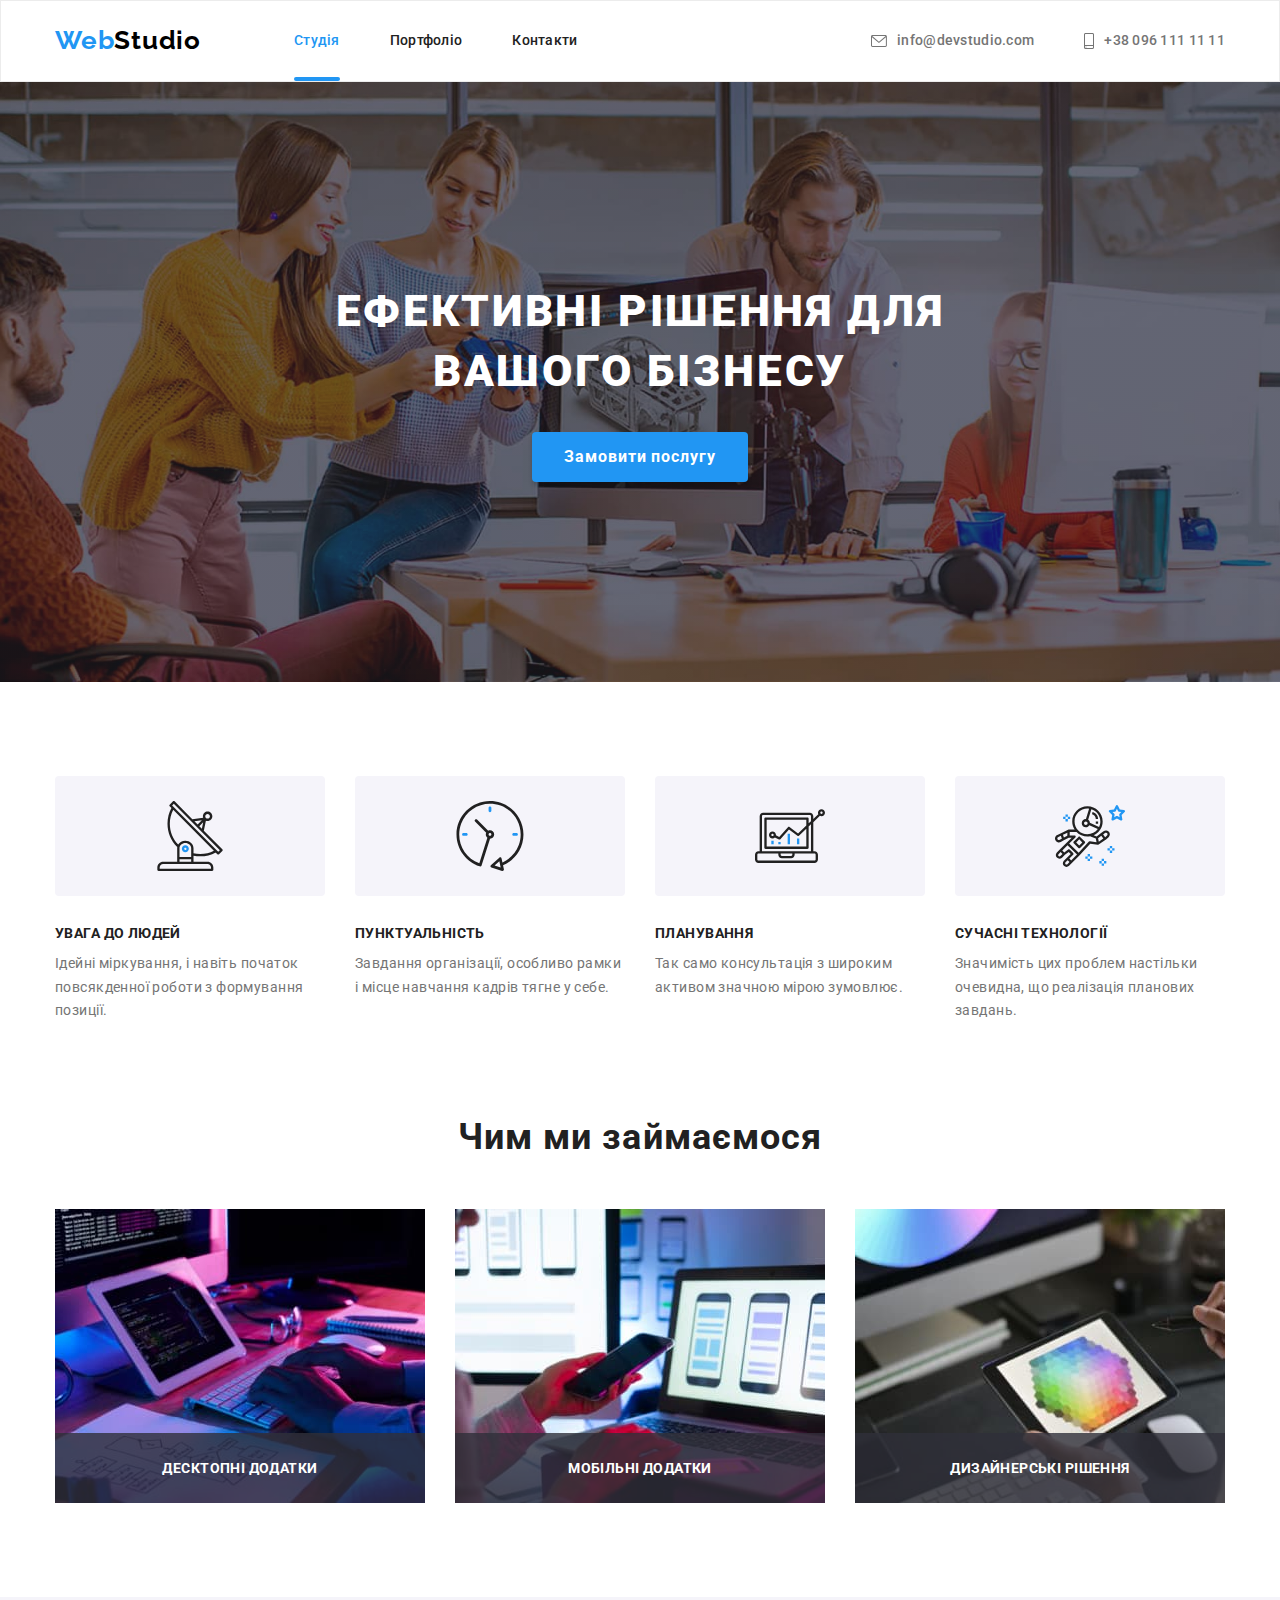
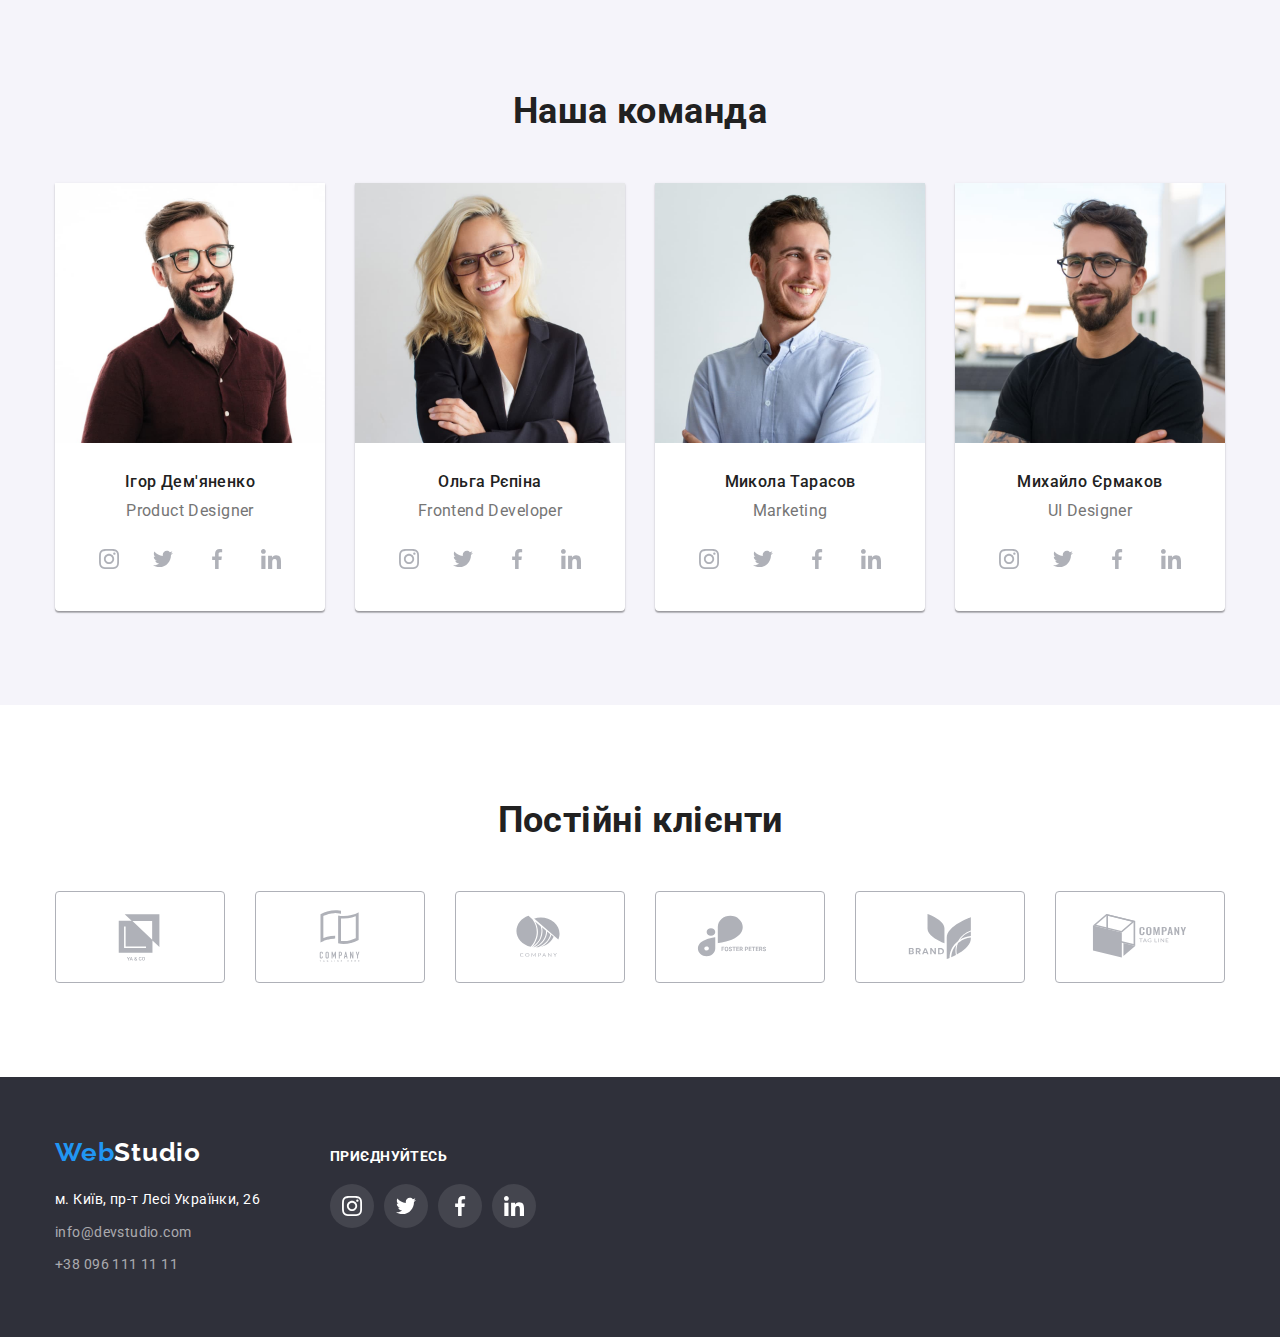
<file: index.html>
<!DOCTYPE html>
<html lang="uk">
  <head>
    <meta charset="UTF-8" />
    <meta http-equiv="X-UA-Compatible" content="IE=edge" />
    <meta name="viewport" content="width=device-width, initial-scale=1.0" />
    <title>WebStudio</title>
    <link rel="preconnect" href="https://fonts.googleapis.com" />
    <link rel="preconnect" href="https://fonts.gstatic.com" crossorigin />
    <link
      href="https://fonts.googleapis.com/css2?family=Raleway:wght@700&family=Roboto:wght@400;500;700;900&display=swap"
      rel="stylesheet"
    />
    <link
      rel="stylesheet"
      href="https://cdnjs.cloudflare.com/ajax/libs/modern-normalize/1.1.0/modern-normalize.css"
    />
    <link rel="stylesheet" href="./styles/styles.css" />
  </head>

  <body>
    <!-- <page header> -->
    <header class="page-header">
      <!-- <logo and link> -->
      <div class="container main-nav">
        <nav class="nav-link main-nav">
          <a class="header-logo link" href="./index.html"
            >Web<span class="header-logo-studio">Studio</span></a>
          <ul class="link-list list">
            <li class="link-item">
              <a class="active-link link-page link" href="./index.html"
                >Студія</a>
            </li>
            <li class="link-item">
              <a class="link-page link" href="./portfolio.html">Портфоліо</a>
            </li>
            <li class="link-item">
              <a class="link-page link" href="#">Контакти</a>
            </li>
          </ul>
        </nav>

        <!-- <contacts> -->
        <div class="header-contacts">
          <ul class="contacts list">
            <li class="link-item">
              <a
                href="mailto:info@devstudio.com"
                class="mail contacts-link link"
              >
                <svg class="contacts-icon" width="16" height="12">
                  <use href="./images/icons.svg#icon-envelope"></use></svg
                >info@devstudio.com</a
              >
            </li>
            <li class="link-item">
              <a href="tel:+380961111111" class="tel contacts-link link">
                <svg class="contacts-icon" width="10" height="16">
                  <use href="./images/icons.svg#icon-smartphone"></use></svg
                >+38 096 111 11 11</a
              >
            </li>
          </ul>
        </div>
      </div>
    </header>

    <!-- <main content> -->
    <main>
      <!-- <order> -->
      <section class="order section">
        <div class="container ">
          <h1 class="order-text">
            Ефективні рішення для<br />
            вашого бізнесу
          </h1>
          <button class="order-button" type="button" data-modal-open>Замовити послугу</button>
        </div>
      </section>

    <div class="backdrop is-hidden" data-modal>
      <div class="modal">
        <div class="close-sing" data-modal-close>  
            <svg class="close-icon" width="18" height="18">
              <use href="./images/icons.svg#icon-close"></use>
            </svg>          
        </div>
      </div>
    </div>

      <!-- <description> -->
      <section class="skills section">
        <div class="container">
          <h2 class="visually-hidden">Навички та вміння</h2>
          <ul class="skills-list list">
            <li class="item">
              <div class="social-link">
                <svg width="70" height="70">
                  <use href="./images/icons.svg#icon-antenna"></use>
                </svg>
              </div>
              <h3 class="skills-name">Увага до людей</h3>
              <p class="skills-text">
                Ідейні міркування, і навіть початок повсякденної роботи з
                формування позиції.
              </p>
            </li>
            <li class="item">
              <div class="social-link">
                <svg width="70" height="70">
                  <use href="./images/icons.svg#icon-clock-1"></use>
                </svg>
              </div>
              <h3 class="skills-name">Пунктуальність</h3>
              <p class="skills-text">
                Завдання організації, особливо рамки і місце навчання кадрів
                тягне у себе.
              </p>
            </li>
            <li class="item">
              <div class="social-link">
                <svg width="70" height="70">
                  <use href="./images/icons.svg#icon-diagram"></use>
                </svg>
              </div>
              <h3 class="skills-name">Планування</h3>
              <p class="skills-text">
                Так само консультація з широким активом значною мірою зумовлює.
              </p>
            </li>
            <li class="item">
              <div class="social-link">
                <svg width="70" height="70">
                  <use href="./images/icons.svg#icon-astronaut"></use>
                </svg>
              </div>
              <h3 class="skills-name">Сучасні технології</h3>
              <p class="skills-text">
                Значимість цих проблем настільки очевидна, що реалізація
                планових завдань.
              </p>
            </li>
          </ul>
        </div>
      </section>

      <!-- <what do we do> -->
      <section class="work">
        <div class="container">
          <h2 class="work-title">Чим ми займаємося</h2>
          <ul class="work-type list">
            <li class="work-img">
              <img
                src="./images/img1.jpg"
                alt="типи робіт"
                width="370"
                height="294"
              />
              <div class="work-description">
                Десктопні додатки
              </div>
            </li>
            <li class="work-img">
              <img
                src="./images/img2.jpg"
                alt="типи робіт"
                width="370"
                height="294"
              />
              <div class="work-description">
                Мобільні додатки
              </div>
            </li>
            <li class="work-img">
              <img
                src="./images/img3.jpg"
                alt="типи робіт"
                width="370"
                height="294"
              />
              <div class="work-description">
                Дизайнерські рішення
              </div>
            </li>
          </ul>
        </div>
      </section>

      <!-- <team members> -->
      <section class="teams section">
        <div class="container">
          <h2 class="teams-name">Наша команда</h2>
          <ul class="teams-list list">
            <li class="teams-members">
              <img
                src="./images/productdesigner.jpg"
                alt="Product Designer"
                width="270"
                height="260"
              />
              <div class="teams-content">
                <h3 class="name-members">Ігор Дем'яненко</h3>
                <p class="position-members">Product Designer</p>
                <ul class="social-icons list">
                  <li class="social-item">
                    <a href="" class="social-link link">
                      <svg class="social-icon" width="20" height="20">
                        <use href="./images/icons.svg#icon-instagram"></use>
                      </svg>
                    </a>
                  </li>
                  <li class="social-item">
                    <a href="" class="social-link link">
                      <svg class="social-icon" width="20" height="20">
                        <use href="./images/icons.svg#icon-twitter"></use>
                      </svg>
                    </a>
                  </li>
                  <li class="social-item">
                    <a href="" class="social-link link">
                      <svg class="social-icon" width="20" height="20">
                        <use href="./images/icons.svg#icon-facebook"></use>
                      </svg>
                    </a>
                  </li>
                  <li class="social-item">
                    <a href="" class="social-link link">
                      <svg class="social-icon" width="20" height="20">
                        <use href="./images/icons.svg#icon-linkedin"></use>
                      </svg>
                    </a>
                  </li>
                </ul>
              </div>
            </li>

            <li class="teams-members">
              <img
                src="./images/frontenddeveloper.jpg"
                alt="Frontend Developer"
                width="270"
                height="260"
              />
              <div class="teams-content">
                <h3 class="name-members">Ольга Рєпіна</h3>
                <p class="position-members">Frontend Developer</p>
                <ul class="social-icons list">
                  <li class="social-item">
                    <a href="" class="social-link link">
                      <svg class="social-icon" width="20" height="20">
                        <use href="./images/icons.svg#icon-instagram"></use>
                      </svg>
                    </a>
                  </li>
                  <li class="social-item">
                    <a href="" class="social-link link">
                      <svg class="social-icon" width="20" height="20">
                        <use href="./images/icons.svg#icon-twitter"></use>
                      </svg>
                    </a>
                  </li>
                  <li class="social-item">
                    <a href="" class="social-link link">
                      <svg class="social-icon" width="20" height="20">
                        <use href="./images/icons.svg#icon-facebook"></use>
                      </svg>
                    </a>
                  </li>
                  <li class="social-item">
                    <a href="" class="social-link link">
                      <svg class="social-icon" width="20" height="20">
                        <use href="./images/icons.svg#icon-linkedin"></use>
                      </svg>
                    </a>
                  </li>
                </ul>
              </div>
            </li>

            <li class="teams-members">
              <img
                src="./images/marketing.jpg"
                alt="Marketing"
                width="270"
                height="260"
              />
              <div class="teams-content">
                <h3 class="name-members">Микола Тарасов</h3>
                <p class="position-members">Marketing</p>
                <ul class="social-icons list">
                  <li class="social-item">
                    <a href="" class="social-link link">
                      <svg class="social-icon" width="20" height="20">
                        <use href="./images/icons.svg#icon-instagram"></use>
                      </svg>
                    </a>
                  </li>
                  <li class="social-item">
                    <a href="" class="social-link link">
                      <svg class="social-icon" width="20" height="20">
                        <use href="./images/icons.svg#icon-twitter"></use>
                      </svg>
                    </a>
                  </li>
                  <li class="social-item">
                    <a href="" class="social-link link">
                      <svg class="social-icon" width="20" height="20">
                        <use href="./images/icons.svg#icon-facebook"></use>
                      </svg>
                    </a>
                  </li>
                  <li class="social-item">
                    <a href="" class="social-link link">
                      <svg class="social-icon" width="20" height="20">
                        <use href="./images/icons.svg#icon-linkedin"></use>
                      </svg>
                    </a>
                  </li>
                </ul>
              </div>
            </li>

            <li class="teams-members">
              <img
                src="./images/designer.jpg"
                alt="UI Designer"
                width="270"
                height="260"
              />
              <div class="teams-content">
                <h3 class="name-members">Михайло Єрмаков</h3>
                <p class="position-members">UI Designer</p>
                <ul class="social-icons list">
                  <li class="social-item">
                    <a href="" class="social-link link">
                      <svg class="social-icon" width="20" height="20">
                        <use href="./images/icons.svg#icon-instagram"></use>
                      </svg>
                    </a>
                  </li>
                  <li class="social-item">
                    <a href="" class="social-link link">
                      <svg class="social-icon" width="20" height="20">
                        <use href="./images/icons.svg#icon-twitter"></use>
                      </svg>
                    </a>
                  </li>
                  <li class="social-item">
                    <a href="" class="social-link link">
                      <svg class="social-icon" width="20" height="20">
                        <use href="./images/icons.svg#icon-facebook"></use>
                      </svg>
                    </a>
                  </li>
                  <li class="social-item">
                    <a href="" class="social-link link">
                      <svg class="social-icon" width="20" height="20">
                        <use href="./images/icons.svg#icon-linkedin"></use>
                      </svg>
                    </a>
                  </li>
                </ul>
              </div>
            </li>
          </ul>
        </div>
      </section>

      <section class="clients section">
        <div class="container">
          <h2 class="clients-title">Постійні клієнти</h2>
          <ul class="clients-icons list">
            <li class="clients-item">
              <a href="" class="clients-link link">
                <svg class="clients-icon" width="106" height="60">
                  <use href="./images/icons.svg#icon-companyone"></use>
                </svg>
              </a>
            </li>
            <li class="clients-item">
              <a href="" class="clients-link link">
                <svg class="clients-icon" width="106" height="60">
                  <use href="./images/icons.svg#icon-companytwo"></use>
                </svg>
              </a>
            </li>
            <li class="clients-item">
              <a href="" class="clients-link link">
                <svg class="clients-icon" width="106" height="60">
                  <use href="./images/icons.svg#icon-companythree"></use>
                </svg>
              </a>
            </li>
            <li class="clients-item">
              <a href="" class="clients-link link">
                <svg class="clients-icon" width="106" height="60">
                  <use href="./images/icons.svg#icon-companyfour"></use>
                </svg>
              </a>
            </li>
            <li class="clients-item">
              <a href="" class="clients-link link">
                <svg class="clients-icon" width="106" height="60">
                  <use href="./images/icons.svg#icon-companyfive"></use>
                </svg>
              </a>
            </li>
            <li class="clients-item">
              <a href="" class="clients-link link">
                <svg class="clients-icon" width="106" height="60">
                  <use href="./images/icons.svg#icon-companysix"></use>
                </svg>
              </a>
            </li>
          </ul>
        </div>
      </section>
    </main>

    <!-- <page footer> -->
    <footer class="footer">
      <div class="container address-join">
        <div>
          <a class="footer-logo link" href="index.html"
            >Web<span class="footer-logo-studio">Studio</span></a
          >
          <address>
            <ul class="adress list">
              <li class="item">
                <a href="#" class="adress-name link"
                  >м. Київ, пр-т Лесі Українки, 26</a
                >
              </li>
              <li class="item">
                <a href="info@devstudio.com" class="footer-mail link"
                  >info@devstudio.com</a
                >
              </li>
              <li class="item">
                <a href="+380961111111" class="footer-tel link"
                  >+38 096 111 11 11</a
                >
              </li>
            </ul>
          </address>
        </div>
        <div class="join">
          <p class="join-title">Приєднуйтесь</p>
          <ul class="join-icons list">
            <li class="social-item">
              <a href="" class="social-link link">
                <svg class="social-icon" width="20" height="20">
                  <use href="./images/icons.svg#icon-instagram"></use>
                </svg>
              </a>
            </li>
            <li class="social-item">
              <a href="" class="social-link link">
                <svg class="social-icon" width="20" height="20">
                  <use href="./images/icons.svg#icon-twitter"></use>
                </svg>
              </a>
            </li>
            <li class="social-item">
              <a href="" class="social-link link">
                <svg class="social-icon" width="20" height="20">
                  <use href="./images/icons.svg#icon-facebook"></use>
                </svg>
              </a>
            </li>
            <li class="social-item">
              <a href="" class="social-link link">
                <svg class="social-icon" width="20" height="20">
                  <use href="./images/icons.svg#icon-linkedin"></use>
                </svg>
              </a>
            </li>
          </ul>
        </div>
      </div>
    </footer>

    <script src="./js/modal.js"></script>
  </body>
</html>
</file>
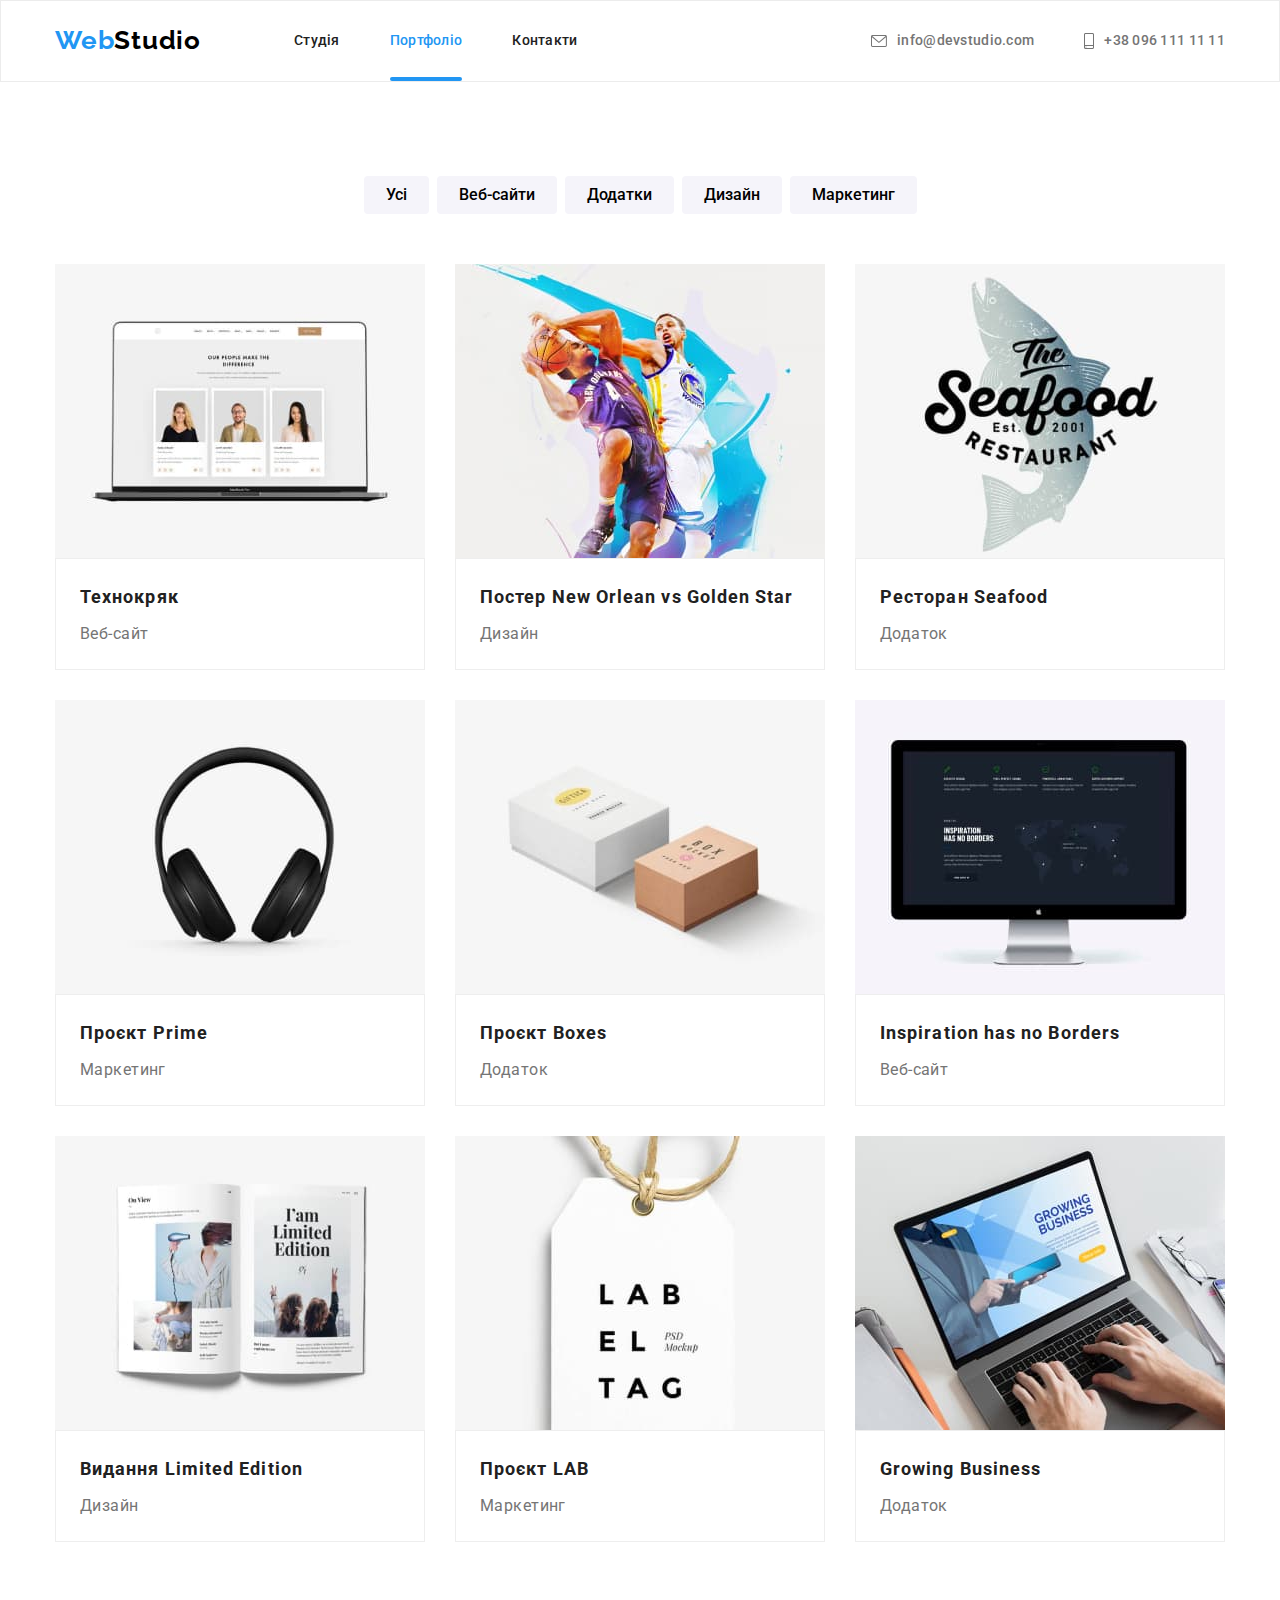
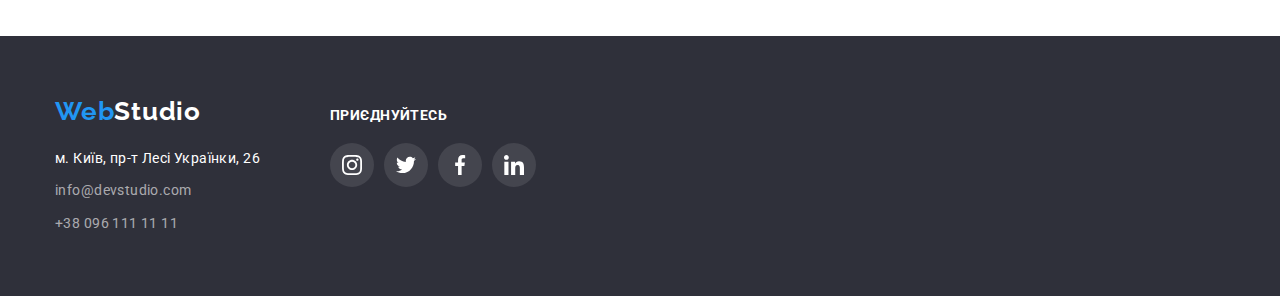
<file: portfolio.html>
<!DOCTYPE html>
<html lang="uk">
  <head>
    <meta charset="UTF-8" />
    <meta http-equiv="X-UA-Compatible" content="IE=edge" />
    <meta name="viewport" content="width=device-width, initial-scale=1.0" />
    <title>Portfolio</title>
    <link rel="preconnect" href="https://fonts.googleapis.com" />
    <link rel="preconnect" href="https://fonts.gstatic.com" crossorigin />
    <link
      href="https://fonts.googleapis.com/css2?family=Raleway:wght@700&family=Roboto:wght@400;500;700;900&display=swap"
      rel="stylesheet"
    />
    <link
      rel="stylesheet"
      href="https://cdnjs.cloudflare.com/ajax/libs/modern-normalize/1.1.0/modern-normalize.css"
    />
    <link rel="stylesheet" href="./styles/styles.css" />
  </head>

  <body>
    <!-- <page header> -->
    <header class="page-header">
      <!-- <logo and link> -->
      <div class="container main-nav">
        <nav class="nav-link main-nav">
          <a class="header-logo link" href="./index.html"
            >Web<span class="header-logo-studio">Studio</span></a
          >
          <ul class="link-list list">
            <li class="link-item">
              <a class="link-page link" href="./index.html">Студія</a>
            </li>
            <li class="link-item">
              <a class="active-link link-page link" href="./portfolio.html"
                >Портфоліо</a
              >
            </li>
            <li class="link-item">
              <a class="link-page link" href="#">Контакти</a>
            </li>
          </ul>
        </nav>

        <!-- <contacts> -->
        <div class="header-contacts">
          <ul class="contacts list">
            <li class="link-item">
              <a
                href="mailto:info@devstudio.com"
                class="mail contacts-link link"
              >
                <svg class="contacts-icon" width="16" height="12">
                  <use href="./images/icons.svg#icon-envelope"></use></svg
                >info@devstudio.com</a
              >
            </li>
            <li class="link-item">
              <a href="tel:+380961111111" class="tel contacts-link link">
                <svg class="contacts-icon" width="10" height="16">
                  <use href="./images/icons.svg#icon-smartphone"></use></svg
                >+38 096 111 11 11</a
              >
            </li>
          </ul>
        </div>
      </div>
    </header>

    <!-- <main content> -->
    <main>
      <section class="portfolio section">
        <div class="container">
          <h1 class="visually-hidden">Портфоліо</h1>
          <ul class="applications list">
            <li class="btn">
              <button class="applications-button" type="button">Усі</button>
            </li>
            <li class="btn">
              <button class="applications-button" type="button">
                Веб-сайти
              </button>
            </li>
            <li class="btn">
              <button class="applications-button" type="button">Додатки</button>
            </li>
            <li class="btn">
              <button class="applications-button" type="button">Дизайн</button>
            </li>
            <li class="btn">
              <button class="applications-button" type="button">
                Маркетинг
              </button>
            </li>
          </ul>

          <ul class="about list">
            <li class="item">
              <a class="item-link link" href="#">
                <div class="img-wrapper">
                <img
                  src="./images/img4.jpg"
                  alt="Технокряк"
                  width="370"
                  height="294"
                />
                <div class="item-description">
                    Ресурс пропонує комплексні пропозиції з різним рівнем функціоналу та сервісів. Все це дозволить відвідувачу отримати вичерпні відомості про компанію чи приватну особу.
                </div>
            </div>
                <div class="item-content">
                  <h2 class="about-description">Технокряк</h2>
                  <p class="subdivision">Веб-сайт</p>
                </div>
              </a>
            </li>
            <li class="item">
              <a class="item-link link" href="#">
                <div class="img-wrapper">
                <img
                  src="./images/img5.jpg"
                  alt="Постер New Orlean vs Golden Star"
                  width="370"
                  height="294"
                />
                <div class="item-description">
                    Ресурс пропонує комплексні пропозиції з різним рівнем функціоналу та сервісів. Все це дозволить відвідувачу отримати вичерпні відомості про компанію чи приватну особу.
                </div>
            </div>            
                <div class="item-content">
                  <h2 class="about-description">
                    Постер New Orlean vs Golden Star
                  </h2>
                  <p class="subdivision">Дизайн</p>
                </div>
              </a>
            </li>
            <li class="item">
              <a class="item-link link" href="#">
                <div class="img-wrapper">
                <img
                  src="./images/img6.jpg"
                  alt="Ресторан Seafood"
                  width="370"
                  height="294"
                />
                <div class="item-description">
                    Ресурс пропонує комплексні пропозиції з різним рівнем функціоналу та сервісів. Все це дозволить відвідувачу отримати вичерпні відомості про компанію чи приватну особу.
                </div>
            </div>
                <div class="item-content">
                  <h2 class="about-description">Ресторан Seafood</h2>
                  <p class="subdivision">Додаток</p>
                </div>
              </a>
            </li>
            <li class="item">
              <a class="item-link link" href="#">
                <div class="img-wrapper">
                <img
                  src="./images/img7.jpg"
                  alt="Проєкт Prime"
                  width="370"
                  height="294"
                />
                <div class="item-description">
                    Ресурс пропонує комплексні пропозиції з різним рівнем функціоналу та сервісів. Все це дозволить відвідувачу отримати вичерпні відомості про компанію чи приватну особу.
                </div>
            </div>
                <div class="item-content">
                  <h2 class="about-description">Проєкт Prime</h2>
                  <p class="subdivision">Маркетинг</p>
                </div>
              </a>
            </li>
            <li class="item">
              <a class="item-link link" href="#">
                <div class="img-wrapper">
                <img
                  src="./images/img8.jpg"
                  alt="Проєкт Boxes"
                  width="370"
                  height="294"
                />
                <div class="item-description">
                    Ресурс пропонує комплексні пропозиції з різним рівнем функціоналу та сервісів. Все це дозволить відвідувачу отримати вичерпні відомості про компанію чи приватну особу.
                </div>
            </div>
                <div class="item-content">
                  <h2 class="about-description">Проєкт Boxes</h2>
                  <p class="subdivision">Додаток</p>
                </div>
              </a>
            </li>
            <li class="item">
              <a class="item-link link" href="#">
                <div class="img-wrapper">
                <img
                  src="./images/img9.jpg"
                  alt="Inspiration has no Borders"
                  width="370"
                  height="294"
                />
                <div class="item-description">
                    Ресурс пропонує комплексні пропозиції з різним рівнем функціоналу та сервісів. Все це дозволить відвідувачу отримати вичерпні відомості про компанію чи приватну особу.
                </div>
            </div>
                <div class="item-content">
                  <h2 class="about-description">Inspiration has no Borders</h2>
                  <p class="subdivision">Веб-сайт</p>
                </div>
              </a>
            </li>
            <li class="item">
              <a class="item-link link" href="#">
                <div class="img-wrapper">
                <img
                  src="./images/img10.jpg"
                  alt="Видання Limited Edition"
                  width="370"
                  height="294"
                />
                <div class="item-description">
                    Ресурс пропонує комплексні пропозиції з різним рівнем функціоналу та сервісів. Все це дозволить відвідувачу отримати вичерпні відомості про компанію чи приватну особу.
                </div>
            </div>
                <div class="item-content">
                  <h2 class="about-description">Видання Limited Edition</h2>
                  <p class="subdivision">Дизайн</p>
                </div>
              </a>
            </li>
            <li class="item">
              <a class="item-link link" href="#">
                <div class="img-wrapper">
                <img
                  src="./images/img11.jpg"
                  alt="Проєкт LAB"
                  width="370"
                  height="294"
                />
                <div class="item-description">
                    Ресурс пропонує комплексні пропозиції з різним рівнем функціоналу та сервісів. Все це дозволить відвідувачу отримати вичерпні відомості про компанію чи приватну особу.
                </div>
            </div>
                <div class="item-content">
                  <h2 class="about-description">Проєкт LAB</h2>
                  <p class="subdivision">Маркетинг</p>
                </div>
              </a>
            </li>
            <li class="item">
              <a class="item-link link" href="#">
                <div class="img-wrapper">
                <img
                  src="./images/img12.jpg"
                  alt="Growing Business"
                  width="370"
                  height="294"
                />
                <div class="item-description">
                    Ресурс пропонує комплексні пропозиції з різним рівнем функціоналу та сервісів. Все це дозволить відвідувачу отримати вичерпні відомості про компанію чи приватну особу.
                </div>
            </div>
                <div class="item-content">
                  <h2 class="about-description">Growing Business</h2>
                  <p class="subdivision">Додаток</p>
                </div>
              </a>
            </li>
          </ul>
        </div>
      </section>
    </main>

    <!-- <page footer> -->
    <footer class="footer">
      <div class="container address-join">
        <div>
          <a class="footer-logo link" href="index.html"
            >Web<span class="footer-logo-studio">Studio</span></a
          >
          <address>
            <ul class="adress list">
              <li class="item">
                <a href="#" class="adress-name link"
                  >м. Київ, пр-т Лесі Українки, 26</a
                >
              </li>
              <li class="item">
                <a href="info@devstudio.com" class="footer-mail link"
                  >info@devstudio.com</a
                >
              </li>
              <li class="item">
                <a href="+380961111111" class="footer-tel link"
                  >+38 096 111 11 11</a
                >
              </li>
            </ul>
          </address>
        </div>
        <div class="join">
          <p class="join-title">Приєднуйтесь</p>
          <ul class="join-icons list">
            <li class="social-item">
              <a href="" class="social-link link">
                <svg class="social-icon" width="20" height="20">
                  <use href="./images/icons.svg#icon-instagram"></use>
                </svg>
              </a>
            </li>
            <li class="social-item">
              <a href="" class="social-link link">
                <svg class="social-icon" width="20" height="20">
                  <use href="./images/icons.svg#icon-twitter"></use>
                </svg>
              </a>
            </li>
            <li class="social-item">
              <a href="" class="social-link link">
                <svg class="social-icon" width="20" height="20">
                  <use href="./images/icons.svg#icon-facebook"></use>
                </svg>
              </a>
            </li>
            <li class="social-item">
              <a href="" class="social-link link">
                <svg class="social-icon" width="20" height="20">
                  <use href="./images/icons.svg#icon-linkedin"></use>
                </svg>
              </a>
            </li>
          </ul>
        </div>
      </div>
    </footer>
  </body>
</html>
</file>
<file: styles/styles.css>
html {
  box-sizing: border-box;
}

*,
*::before,
*::after {
  box-sizing: border-box;
}

:root {
  --primary-text-color: #212121;
  --title-text-color: #ffffff;
  --secondarytext-color: #757575;
  --accent-text-color: #2196f3;
  --adress-text-color: rgba(255, 255, 255, 0.6);
  --logo-text-color: #000000;
  --primary-bg-color: #ffffff;
  --accent-bg-color: #2f303a;
  --btn-bg-color: #F5F4FA;
  --btn-hover-bg-color: #2196f3;
  --btn-order-bg-color: #2196f3;
  --teams-bg-color: #f5f4fa;
  --box-shadow-teams: 0px 1px 3px rgba(0, 0, 0, 0.12), 0px 1px 1px rgba(0, 0, 0, 0.14), 0px 2px 1px rgba(0, 0, 0, 0.2);
  --box-shadow-applications: 0px 3px 1px rgba(0, 0, 0, 0.1), 0px 1px 2px rgba(0, 0, 0, 0.08),
  0px 2px 2px rgba(0, 0, 0, 0.12);
  --transition-duration: 250ms;
  --transition-timing-function: cubic-bezier(0.4, 0, 0.2, 1);
}

body {
  font-family: "Roboto", sans-serif;
  font-size: 14px;
  letter-spacing: 0.03em;
  color: var(--primary-text-color);
  background-color: var(--primary-bg-color);
}

h1, h2, h3, p {
    margin: 0;
}

.section {
padding-top: 94px;
padding-bottom: 94px;
}

/* <page-header> */

.link {
  text-decoration: none;
}

.list {
  padding: 0;
  margin: 0;
  list-style: none;
}

.visually-hidden {
  position: absolute;
  white-space: nowrap;
  width: 1px;
  height: 1px;
  overflow: hidden;
  border: 0;
  padding: 0;
  clip: rect(0 0 0 0);
  clip-path: inset(50%);
  margin: -1px;
}

.container {
    width: 1200px;
    margin-left: auto;
    margin-right: auto;
    padding-left: 15px;
    padding-right: 15px;
}

img {
    display: block;
    max-width: 100%;
    height: auto;
}

/* <logo and link> */


/* main-nav */

.page-header {
  max-width: 1600px;
  margin: auto;
    border: 1px solid #ECECEC;
}

.main-nav {
    display: flex;
    align-items: center;
}

.header-logo {
  display: block;
  padding-top: 24px;
  padding-bottom: 25px;
  

  font-family: "Raleway", sans-serif;
  font-weight: 700;
  font-size: 26px;
  line-height: 1.19;
  letter-spacing: 0.03em;

  color: var(--accent-text-color);
}
.header-logo-studio {
  color: var(--logo-text-color);
}

/* <header-link> */

.link-list {
    display: flex;
    margin-left: 93px;
  font-weight: 500;
  line-height: 1.14;
  letter-spacing: 0.02em;
}

.link-list .link {
    display: block;
    padding-top: 32px;
    padding-bottom: 32px;
}

.link-list .link-item:not(:last-child) {
    margin-right: 50px;
}

a.link-page.active-link {
  color: var(--accent-text-color);
}

a.active-link {
  position: relative;
}

a.link-page.active-link::after {
  position: absolute;
  content: '';
  width: 100%;
  height: 4px;
  left: 0;
  bottom: 0;
  background-color: #2196F3;
  border-radius: 2px;
}

.link-list .link-page {
  color: var(--primary-text-color);
}

.link-list .link-page:hover,
.link-list .link-page:focus {
  color: var(--accent-text-color);
  transition-property: color;
  transition-duration: var(--transition-duration);
  transition-timing-function: var(--transition-timing-function);
}


/* <contacts> */

.header-contacts {
    margin-left: auto;
}

.contacts {
    display: flex;
    margin-left: auto;
    align-items: center;
  
  font-weight: 500;
  line-height: 1.14;
  letter-spacing: 0.02em;
}

.contacts .link {
    display: block;
    padding-top: 32px;
    padding-bottom: 32px;

}

.contacts .link-item:not(:last-child) {
    margin-right: 50px;
}

.contacts .mail {
  color: var(--secondarytext-color);
}
.contacts .mail:hover,
.contacts .mail:focus {
  color: var(--accent-text-color);
  transition-property: color;
  transition-duration: var(--transition-duration);
  transition-timing-function: var(--transition-timing-function);
}

.contacts .tel {
  color: var(--secondarytext-color);
}
.contacts .tel:hover,
.contacts .tel:focus {
  color: var(--accent-text-color);
  transition-property: color;
  transition-duration: var(--transition-duration);
  transition-timing-function: var(--transition-timing-function);
}

.link-item .contacts-link {
  width: 100%;
  height: 100%;
  display: flex;
  align-items: center;
  justify-content: center;
}

.link-item .contacts-icon {
  margin-right: 10px;
  fill: currentColor;
}

/* <order> */

.order {
  padding-top: 200px;
  padding-bottom: 200px;
  margin: auto;
    text-align: center;
  background-color: var(--accent-bg-color);
  background-image: linear-gradient(
    rgba(47, 48, 58, 0.4),
    rgba(47, 48, 58, 0.4)
  ), url(../images/order-bg.jpg);
  max-width: 1600px;
  background-position: center;
  background-size: cover;
  background-repeat: no-repeat;
}
.order-text {
    margin-bottom: 30px;

  font-weight: 900;
  font-size: 44px;
  line-height: 1.36;
  letter-spacing: 0.06em;
  color: var(--title-text-color);
  text-transform: uppercase;
    
}

.order-button {
    /* padding: 10px 32px; */
    /* display: inline-block; */
    display: inline-flex;
  align-items: center;
  justify-content: center;

  width: 216px;
  height: 50px;

  font-family: inherit;
  font-weight: 700;
  font-size: 16px;
  line-height: 1.87;
  letter-spacing: 0.06em;
  
  
  box-shadow: 0px 4px 4px rgba(0, 0, 0, 0.15);
  border-radius: 4px;
  border: none;
  background-color: var(--btn-order-bg-color);
  color: var(--title-text-color);  
}

.order-button:hover,
.order-button:focus {
    background-color: var(--btn-order-bg-color);
    transition-property: box-shadow, background-color;
  transition-duration: var(--transition-duration);
  transition-timing-function: var(--transition-timing-function);
    
}

button {
  cursor: pointer;
}

/* Modal */

.backdrop {
  
  position: fixed;
  top: 0;
  left: 0;
  width: 100%;
  height: 100%;
  background-color: rgba(0, 0, 0, 0.2);
  opacity: 1;
  visibility: visible;
  transition-property: opacity, visibility;
  transition-duration: var(--transition-duration);
  transition-timing-function: var(--transition-timing-function);
}

.backdrop.is-hidden {
  visibility: hidden;
  opacity: 0;
  pointer-events: none;
}

.modal {
  position: absolute;
  top: 50%;
  left: 50%;
transform: translate(-50%, -50%);
transition-property: transform;
  transition-duration: var(--transition-duration);
  transition-timing-function: var(--transition-timing-function);

  min-width: 528px;
  min-height: 581px;
  
  background-color: var(--primary-bg-color);
  box-shadow: 0px 1px 3px rgba(0, 0, 0, 0.12), 0px 1px 1px rgba(0, 0, 0, 0.14), 0px 2px 1px rgba(0, 0, 0, 0.2);
  border-radius: 4px;
}

.modal .close-sing {
  position: absolute;
  display: flex;
  justify-content: center;
  align-items: center;
  cursor: pointer;
  top: 8px;
  right: 8px;

  width: 30px;
  height: 30px;
  border: 1px solid rgba(0, 0, 0, 0.1);
  border-radius: 50%;
  background-color: var(--primary-bg-color);
}

.close-sing .close-icon { 
  fill: #000000;
}


/* <skills description> */

.skills-list {
    display: flex;
    flex-wrap: wrap;
}

.skills-list .item {
    width: 270px;
    margin-right: 30px;
}

.skills-list .item:last-child {
    margin-right: 0;
}

/* .skills-list .item::before {
  display: block;
  content: "";
  
  height: 120px;
  margin-bottom: 30px;

  background-size: 70px;
  background-repeat: no-repeat;
  background-position: center;
  background-color: #F5F4FA;
  border-radius: 4px;
} */

.item .social-link {
  display: flex;
  justify-content: center;
  align-items: center;
  height: 120px;
  margin-bottom: 30px;
  background-color: #F5F4FA;
border-radius: 4px;
}

/* .skills-icons .social-link {
 
  display: flex;
  align-items: center;
  justify-content: center;
  color: var(--primary-text-color);
}

.skills-icons .social-icon {
  fill: currentColor;
} */

.skills-name {
  margin-bottom: 10px;
  font-weight: 700;
  font-size: 14px;
  line-height: 1.14;
  text-transform: uppercase;
}

.skills-text {
  line-height: 1.71;
  color: var(--secondarytext-color);
}

/* <what do we do> */

.work {
    padding-bottom: 94px
}

.work-title {
    margin-bottom: 50px;   
  font-weight: 700;
  font-size: 36px;
  line-height: 1.16;
  text-align: center;
  letter-spacing: 0.03em;
}

.work-type {
display: flex;
flex-wrap: wrap;
gap: 30px;
/* margin-right: -30px;  */
    /* calc( -1 * var) */
}

.work-type .work-img {
    flex-basis: calc((100% - 60px) / 3 );
    /* margin-right: 30px; */
}

/* .work-type .work-img:last-child {
    margin-right: 0;
} */ 
/* це треба додавати? */


.work-img {
  position: relative;
}

.work-description {
  position: absolute;
  top: 224px;
  left: 0;
  bottom: 0;
  right: 0;
  display: flex;
  justify-content: center;
  align-items: center;

  /* padding: 27px; */

  font-family: inherit;
  font-weight: 700;
  font-size: 14px;
line-height: calc(16 / 14);
text-transform: uppercase;

color: var(--title-text-color);
  background-color: rgba(47, 48, 58, 0.8);;
}

/* <team members> */

.teams {
  background-color: var(--teams-bg-color);
  /* filter: drop-shadow(0px 4px 4px rgba(0, 0, 0, 0.25)); */
}

.teams-list {
    display: flex;
    flex-wrap: wrap;
    gap: 30px;
    /* margin-right: -30px;  */
    /* calc( -1 * var) */
}

.teams-name {
  margin-bottom: 50px;

  font-weight: 700;
  font-size: 36px;
  text-align: center;
  line-height: 1.16;
}

.teams-members {
    flex-basis: calc((100% - 90px) / 4);
    /* margin-right: 30px; */
    text-align: center;
    background-color: var(--primary-bg-color);
  box-shadow: var(--box-shadow-teams);
border-radius: 0px 0px 4px 4px;
}

/* .teams-list .teams-members:last-child {
    margin-right: 0;
} */
/* це треба додавати? */

.teams-content {
  padding-top: 30px;
  padding-bottom: 30px;
  /* background-color: var(--primary-bg-color); */
/* border-radius: 0px 0px 4px 4px; */
}

.teams-members .name-members {
  font-weight: 500;
  font-size: 16px;
  line-height: 1.18;
  margin-bottom: 10px;
}

.teams-members .position-members {
  margin-bottom: 16px;
  font-size: 16px;
  line-height: 1.18;
  color: var(--secondarytext-color);
}

.teams-list .social-icons {
  display: flex;
  justify-content: center;
}

.teams-list .social-item {
  width: 44px;
  height: 44px;
  margin-right: 10px;
}

.teams-list .social-item:last-child {
  margin-right: 0;
  }

.teams-list .social-link {
  width: 100%;
  height: 100%;
  display: flex;
  align-items: center;
  justify-content: center;
  border-radius: 50%;
  color:  #AFB1B8;
}

.teams-list .social-link:hover,
.teams-list .social-link:focus {
  color: var(--title-text-color);
    background-color: #2196F3;
    transition-property: color, background-color;
  transition-duration: var(--transition-duration);
  transition-timing-function: var(--transition-timing-function);
}

.teams-list .social-icon {
  fill: currentColor;
}

/* clients */

.clients-title {
  font-weight: 700;
  font-size: 36px;
  line-height: calc(42 / 36);
  text-align: center;
  margin-bottom: 50px;
}

.clients .clients-icons {
  display: flex;
  justify-content: center;
}
.clients-icons .clients-item {
  width: 170px;
  height: 92px;
  margin-right: 30px;
  border: 1px solid #AFB1B8;
border-radius: 4px;
}

.clients-icons .clients-item:last-child {
  margin-right: 0;
}

.clients-icons .clients-item:hover,
.clients-icons .clients-item:focus {
  border: 1px solid #2196F3;
  transition-property: border;
  transition-duration: var(--transition-duration);
  transition-timing-function: var(--transition-timing-function);
}

.clients-icons .clients-link {
  width: 100%;
  height: 100%;
  display: flex;
  align-items: center;
  justify-content: center;
  color:  #AFB1B8;
}

.clients-icons .clients-icon {
  fill: currentColor;
}

.clients-icons .clients-link:hover,
.clients-icons .clients-link:focus {
  color: #2196F3;
  transition-property: color;
  transition-duration: var(--transition-duration);
  transition-timing-function: var(--transition-timing-function);
}


/* <page footer> */

.footer {
  background-color: var(--accent-bg-color);
  padding: 60px 0;
}

.address-join {
  display: flex;
  flex-wrap: wrap;
    gap: 70px;
    align-items: baseline;
}

.footer-logo {
    display: block;
  margin-bottom: 20px;
  font-family: "Raleway", sans-serif;
  font-weight: 700;
  font-size: 26px;
  line-height: 1.19;
  letter-spacing: 0.03em;
  color: var(--accent-text-color);
}
.footer-logo-studio {
  color: var(--title-text-color);
}

.adress {
    display: block;
  font-style: normal;
  line-height: 1.71;
}

.adress .item {
    margin-bottom: 9px;
}

.adress .item:last-child {
    margin-bottom: 0;
}

.adress-name {
  color: var(--title-text-color);
}

.adress-name:hover,
.adress-name:focus {
  color: var(--accent-text-color);
  transition-property: color;
  transition-duration: var(--transition-duration);
  transition-timing-function: var(--transition-timing-function);
}

.footer-mail {
  color: var(--adress-text-color);
}

.footer-mail:hover,
.footer-mail:focus {
  color: var(--accent-text-color);
  transition-property: color;
  transition-duration: var(--transition-duration);
  transition-timing-function: var(--transition-timing-function);
}

.footer-tel {
  color: var(--adress-text-color);
}

.footer-tel:hover,
.footer-tel:focus {
  color: var(--accent-text-color);
  transition-property: color;
  transition-duration: var(--transition-duration);
  transition-timing-function: var(--transition-timing-function);
}

.join-title {
  margin-bottom: 20px;
  font-weight: 700;
font-size: 14px;
line-height: calc(16 / 14);
text-transform: uppercase;
color: var(--title-text-color);
}

.join .join-icons {
  display: flex;
  justify-content: center;
}

.join-icons .social-item {
  width: 44px;
  height: 44px;
  margin-right: 10px;
}

.join-icons .social-item:last-child {
  margin-right: 0;
}

.join-icons .social-link {
  width: 100%;
  height: 100%;
  display: flex;
  align-items: center;
  justify-content: center;
  border-radius: 50%;
  color: var(--title-text-color);
  background-color: rgba(255, 255, 255, 0.1);
}

.join-icons .social-link:hover,
.join-icons .social-link:focus {
    background-color: #2196F3;
    transition-property: background-color;
  transition-duration: var(--transition-duration);
  transition-timing-function: var(--transition-timing-function);
}

.join-icons .social-icon {
  fill: currentColor;
}

/* <portfolio> */

.applications {
    margin-bottom: 50px;
    display: flex;
    align-items: center;
    justify-content: center;
}

.applications .btn:not(:first-child) {
margin-left: 8px;
}

.applications-button {
    display: inline-block;
    padding: 6px 22px;

  font-family: inherit;
  font-weight: 500;
  font-size: 16px;
  line-height: 1.62;
  border-radius: 4px;
  border: none;
  background-color: var(--btn-bg-color);
}

.applications-button:hover,
.applications-button:focus {
  background-color: var(--btn-hover-bg-color);
  color: var(--title-text-color);
  box-shadow: var(--box-shadow-applications);
  transition-property: color, background-color, box-shadow;
  transition-duration: var(--transition-duration);
  transition-timing-function: var(--transition-timing-function);
}

/* about */

.about {
    display: flex;
    flex-wrap: wrap;
    gap: 30px 30px;
    /* margin-right: -30px; 
    margin-bottom: -30px; */
    /* calc( -1 * var) */ 
}

.about .item { 
    flex-basis: calc((100% - 60px) / 3);
    cursor: pointer;
    /* margin-right: 30px;
    margin-bottom: 30px; */
}

.item-link {
  display: block;
}

.about .item-link:hover,
.about .item-link:focus {
  box-shadow: 0px 1px 1px rgba(0, 0, 0, 0.12), 0px 4px 4px rgba(0, 0, 0, 0.06), 1px 4px 6px rgba(0, 0, 0, 0.16);
  transition-property: box-shadow;
  transition-duration: var(--transition-duration);
  transition-timing-function: var(--transition-timing-function);
}



.about .img-wrapper {
  position: relative;
  overflow: hidden;
}

.item-description {
  position: absolute;
  top: 0;
  left: 0;
  bottom: 0;
  right: 0;
  display: flex;
  justify-content: center;
  align-items: center;

  transform: translateY(100%);
  transition-property: transform;
  transition-duration: var(--transition-duration);
  transition-timing-function: var(--transition-timing-function);

  padding: 24px;

  font-family: inherit;
  font-size: 18px;
line-height: calc(28 / 18);

color: var(--title-text-color);
  background-color: rgba(33, 150, 243, 0.9);
}

.about .item:hover .item-description {
  transform: translateY(0);
}

.item-content {
    padding: 20px 24px;
    border: 1px solid #EEEEEE;
}

.about-description {
    margin-bottom: 4px;
  font-weight: 700;
  font-size: 18px;
  line-height: 2;
  letter-spacing: 0.06em;
  color: var(--primary-text-color);
}

.subdivision {
  font-size: 16px;
  line-height: 1.87;
  color: var(--secondarytext-color);
}
</file>
